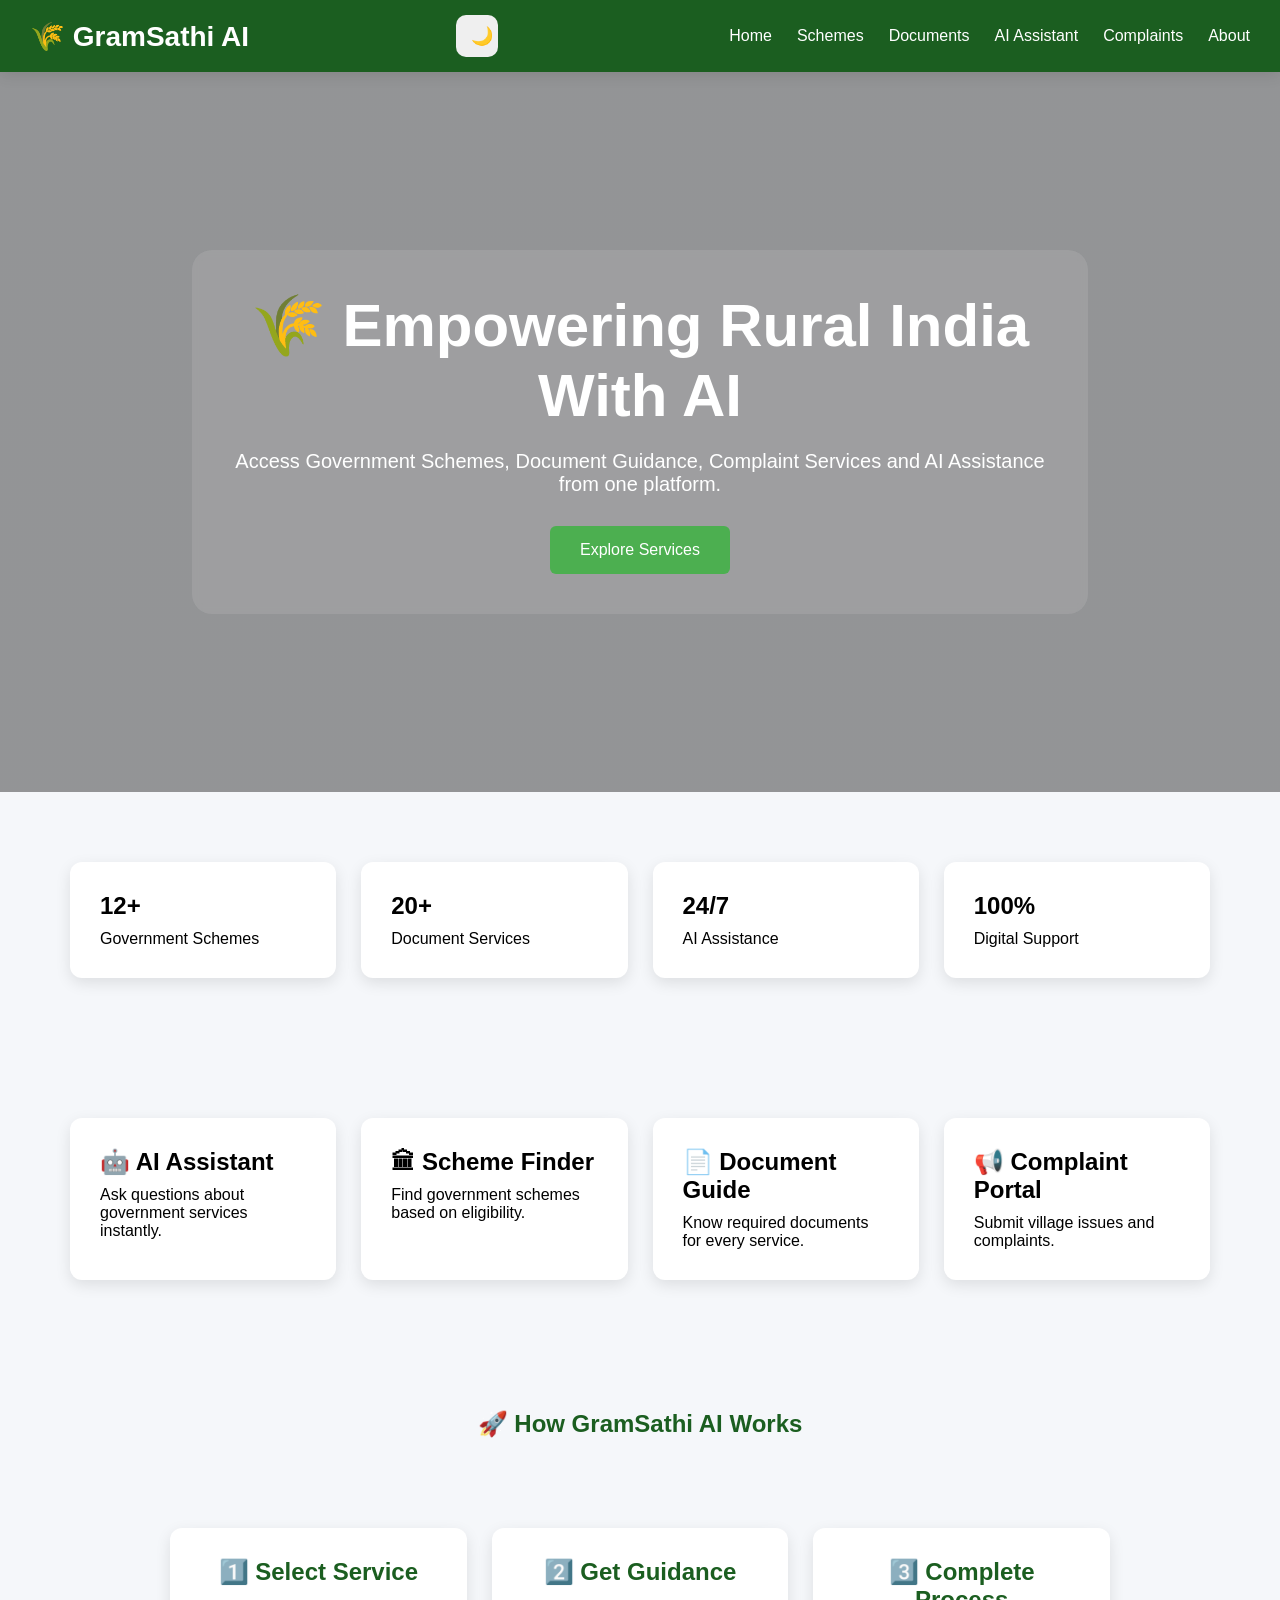
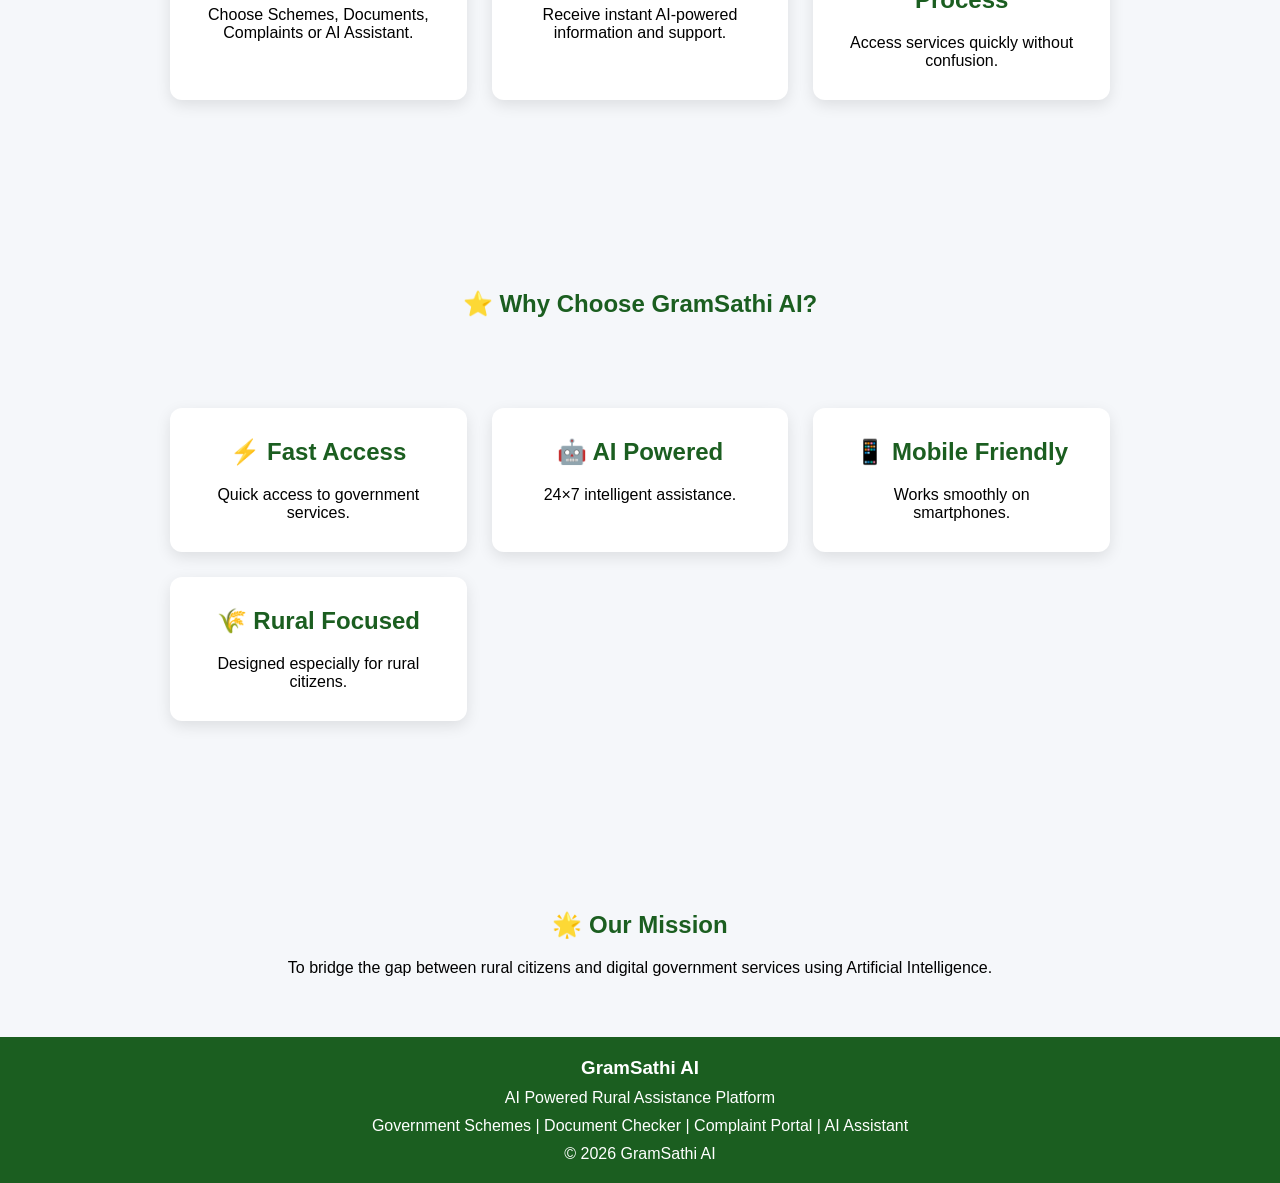
<file: frontend/index.html>
<!DOCTYPE html>
<html lang="en">
<head>
<meta charset="UTF-8">
<meta name="viewport" content="width=device-width, initial-scale=1.0">

<title>GramSathi AI</title>

<link rel="stylesheet" href="css/style.css">
<link rel="stylesheet" href="css/responsive.css">

</head>

<body>

<nav class="navbar">

<button class="menu-toggle" onclick="toggleMenu()">
☰
</button>

<div class="logo">
🌾 GramSathi AI
</div>

<button id="themeBtn" onclick="toggleTheme()">
🌙
</button>

<ul class="nav-links">

<li><a href="index.html">Home</a></li>
<li><a href="schemes.html">Schemes</a></li>
<li><a href="documents.html">Documents</a></li>
<li><a href="chatbot.html">AI Assistant</a></li>
<li><a href="complaints.html">Complaints</a></li>
<li><a href="about.html">About</a></li>

</ul>

</nav>

<section class="hero">

<div class="hero-content">

<h1>
🌾 Empowering Rural India With AI
</h1>

<p>
Access Government Schemes, Document Guidance,
Complaint Services and AI Assistance from one platform.
</p>

<a href="#services" class="btn">
Explore Services
</a>

</div>

</section>

<section class="features">

<div class="card">
<h2>12+</h2>
<p>Government Schemes</p>
</div>

<div class="card">
<h2>20+</h2>
<p>Document Services</p>
</div>

<div class="card">
<h2>24/7</h2>
<p>AI Assistance</p>
</div>

<div class="card">
<h2>100%</h2>
<p>Digital Support</p>
</div>

</section>

<section class="features" id="services">

<div class="card"
onclick="window.location.href='chatbot.html'">

<h2>🤖 AI Assistant</h2>

<p>
Ask questions about government services instantly.
</p>

</div>

<div class="card"
onclick="window.location.href='schemes.html'">

<h2>🏛 Scheme Finder</h2>

<p>
Find government schemes based on eligibility.
</p>

</div>

<div class="card"
onclick="window.location.href='documents.html'">

<h2>📄 Document Guide</h2>

<p>
Know required documents for every service.
</p>

</div>

<div class="card"
onclick="window.location.href='complaints.html'">

<h2>📢 Complaint Portal</h2>

<p>
Submit village issues and complaints.
</p>

</div>

</section>

<section class="about">

<h2>🚀 How GramSathi AI Works</h2>

<div class="features">

<div class="card">
<h2>1️⃣ Select Service</h2>
<p>
Choose Schemes, Documents,
Complaints or AI Assistant.
</p>
</div>

<div class="card">
<h2>2️⃣ Get Guidance</h2>
<p>
Receive instant AI-powered information
and support.
</p>
</div>

<div class="card">
<h2>3️⃣ Complete Process</h2>
<p>
Access services quickly without confusion.
</p>
</div>

</div>

</section>

<section class="about">

<h2>⭐ Why Choose GramSathi AI?</h2>

<div class="features">

<div class="card">
<h2>⚡ Fast Access</h2>
<p>
Quick access to government services.
</p>
</div>

<div class="card">
<h2>🤖 AI Powered</h2>
<p>
24×7 intelligent assistance.
</p>
</div>

<div class="card">
<h2>📱 Mobile Friendly</h2>
<p>
Works smoothly on smartphones.
</p>
</div>

<div class="card">
<h2>🌾 Rural Focused</h2>
<p>
Designed especially for rural citizens.
</p>
</div>

</div>

</section>

<section class="about">

<h2>🌟 Our Mission</h2>

<p>
To bridge the gap between rural citizens and
digital government services using Artificial Intelligence.
</p>

</section>

<footer>

<div class="footer-content">

<h3>GramSathi AI</h3>

<p>
AI Powered Rural Assistance Platform
</p>

<p>
Government Schemes | Document Checker |
Complaint Portal | AI Assistant
</p>

<p>
© 2026 GramSathi AI
</p>

</div>

</footer>

<div class="bottom-nav">

<a href="index.html">
🏠<br>Home
</a>

<a href="schemes.html">
🏛<br>Schemes
</a>

<a href="documents.html">
📄<br>Docs
</a>

<a href="chatbot.html">
🤖<br>AI
</a>

<a href="complaints.html">
📢<br>Complaint
</a>

</div>

<script src="js/theme.js"></script>

</body>
</html>
</file>
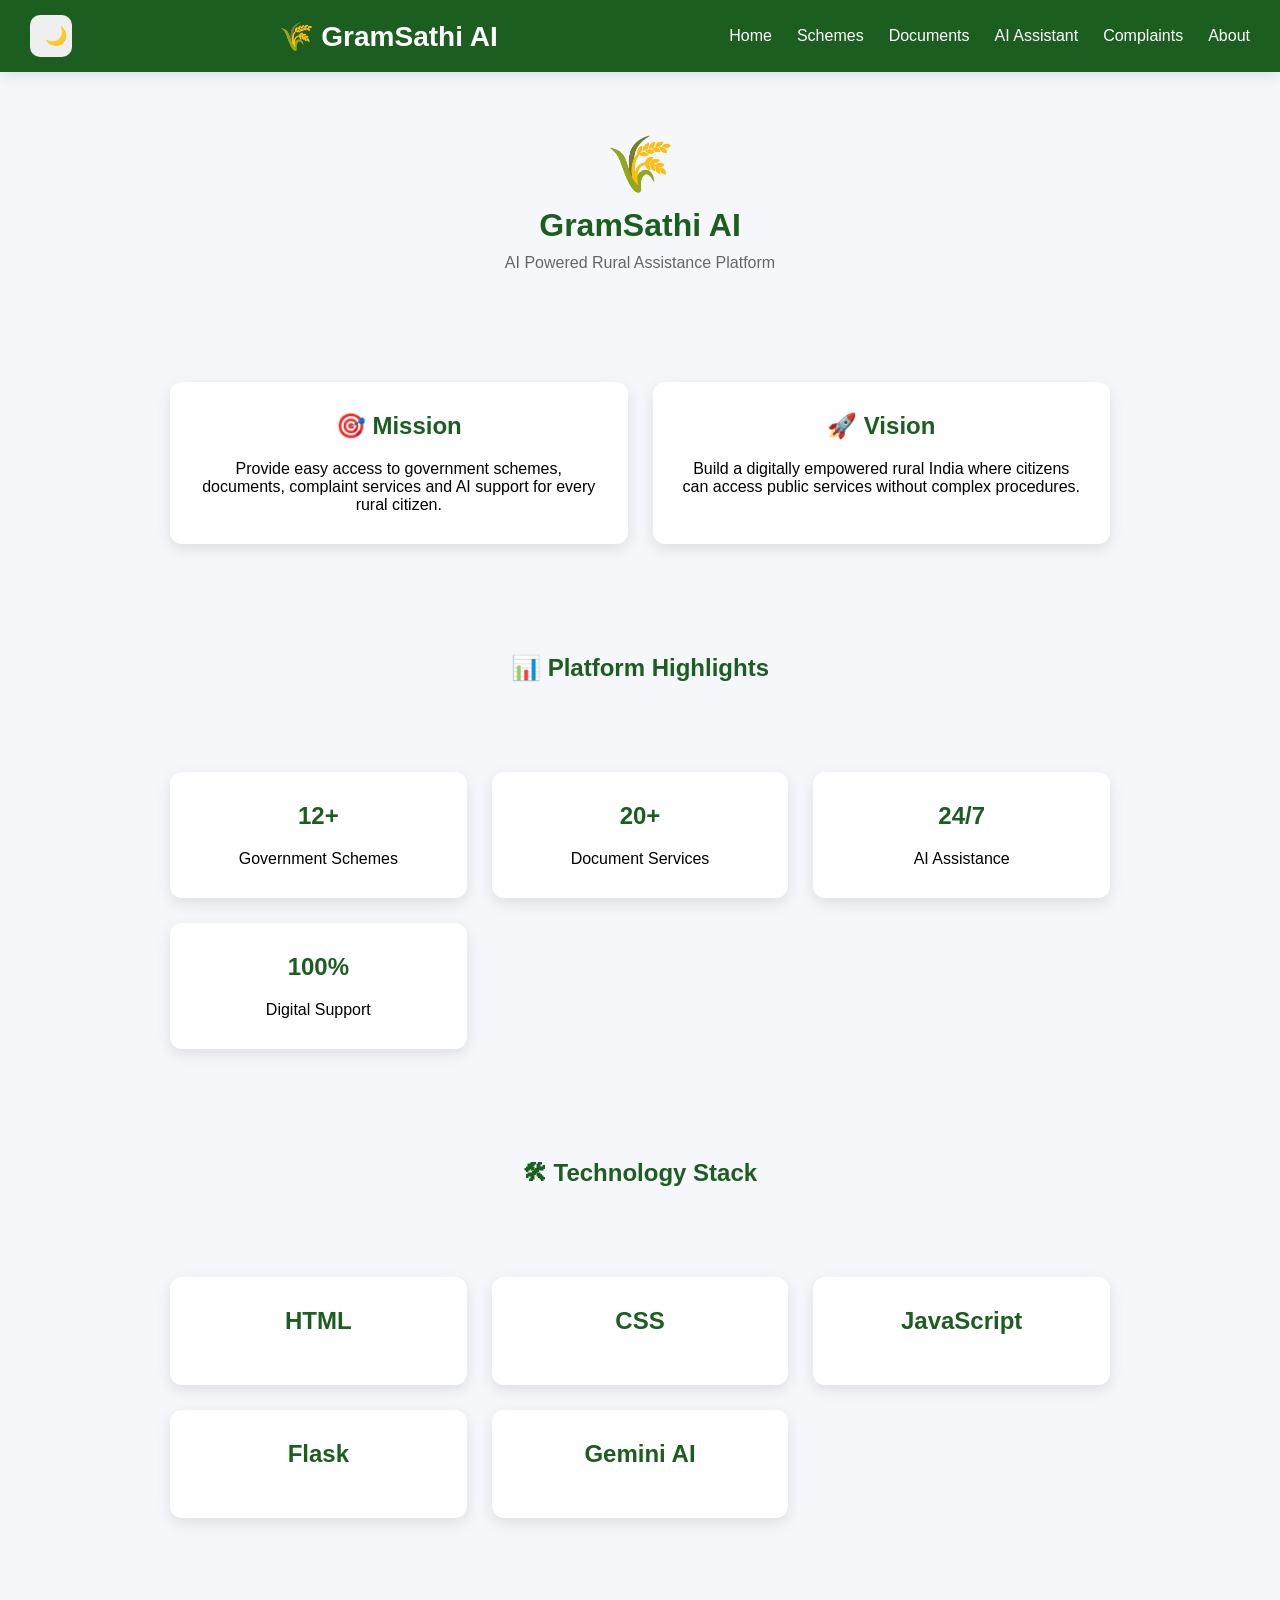
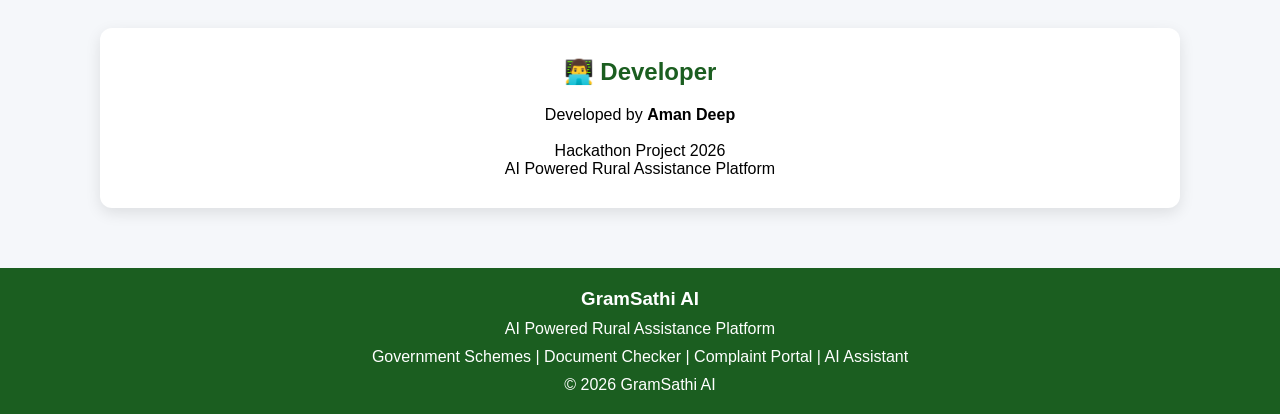
<file: frontend/about.html>
<!DOCTYPE html>
<html lang="en">
<head>
<meta charset="UTF-8">
<meta name="viewport" content="width=device-width, initial-scale=1.0">

<title>About GramSathi AI</title>

<link rel="stylesheet" href="css/style.css">
<link rel="stylesheet" href="css/responsive.css">

<style>
/* moved inline spacing to CSS class to avoid inline style attributes */
.mt-40 { margin-top: 40px; }
</style>

</head>

<body>

<nav class="navbar">

<button id="themeBtn" onclick="toggleTheme()">
🌙
</button>

<div class="logo">
🌾 GramSathi AI
</div>

<ul class="nav-links">

<li><a href="index.html">Home</a></li>
<li><a href="schemes.html">Schemes</a></li>
<li><a href="documents.html">Documents</a></li>
<li><a href="chatbot.html">AI Assistant</a></li>
<li><a href="complaints.html">Complaints</a></li>
<li><a href="about.html">About</a></li>

</ul>

</nav>

<section class="about">

<div class="about-hero">

<div class="about-icon">
🌾
</div>

<h1>
GramSathi AI
</h1>

<p class="about-tagline">
AI Powered Rural Assistance Platform
</p>

</div>

<div class="features">

<div class="card">
<h2>🎯 Mission</h2>
<p>
Provide easy access to government schemes,
documents, complaint services and AI support
for every rural citizen.
</p>
</div>

<div class="card">
<h2>🚀 Vision</h2>
<p>
Build a digitally empowered rural India where
citizens can access public services without
complex procedures.
</p>
</div>

</div>

<h2 class="mt-40">
📊 Platform Highlights
</h2>

<div class="features">

<div class="card">
<h2>12+</h2>
<p>Government Schemes</p>
</div>

<div class="card">
<h2>20+</h2>
<p>Document Services</p>
</div>

<div class="card">
<h2>24/7</h2>
<p>AI Assistance</p>
</div>

<div class="card">
<h2>100%</h2>
<p>Digital Support</p>
</div>

</div>

<h2 class="mt-40">
🛠 Technology Stack
</h2>

<div class="features">

<div class="card">
<h2>HTML</h2>
</div>

<div class="card">
<h2>CSS</h2>
</div>

<div class="card">
<h2>JavaScript</h2>
</div>

<div class="card">
<h2>Flask</h2>
</div>

<div class="card">
<h2>Gemini AI</h2>
</div>

</div>

<div class="card mt-40">

<h2>👨‍💻 Developer</h2>

<p>
Developed by <b>Aman Deep</b>
</p>

<br>

<p>
Hackathon Project 2026
</p>

<p>
AI Powered Rural Assistance Platform
</p>

</div>

</section>

<footer>

<div class="footer-content">

<h3>GramSathi AI</h3>

<p>
AI Powered Rural Assistance Platform
</p>

<p>
Government Schemes | Document Checker |
Complaint Portal | AI Assistant
</p>

<p>
© 2026 GramSathi AI
</p>

</div>

</footer>

<div class="bottom-nav">

<a href="index.html">
🏠<br>Home
</a>

<a href="schemes.html">
🏛<br>Schemes
</a>

<a href="documents.html">
📄<br>Docs
</a>

<a href="chatbot.html">
🤖<br>AI
</a>

<a href="complaints.html">
📢<br>Complaint
</a>

</div>

<script src="js/theme.js"></script>

</body>
</html>
</file>
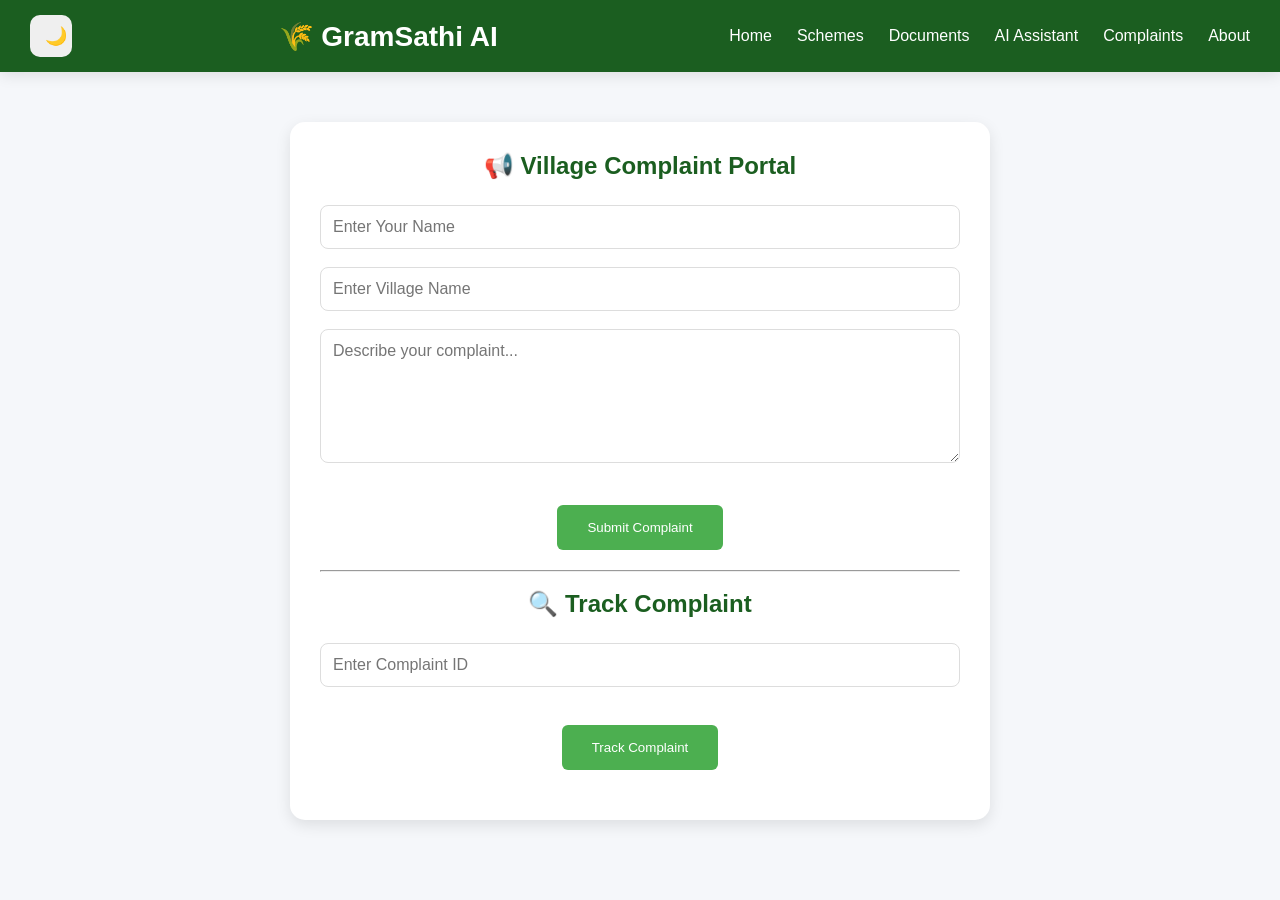
<file: frontend/complaints.html>
<!DOCTYPE html>
<html lang="en">
<head>
<meta charset="UTF-8">
<meta name="viewport" content="width=device-width, initial-scale=1.0">

<title>Complaint Portal</title>

<link rel="stylesheet" href="css/style.css">
<link rel="stylesheet" href="css/responsive.css">

</head>

<body>

<nav class="navbar">

<button id="themeBtn" onclick="toggleTheme()">
🌙
</button>

<div class="logo">
🌾 GramSathi AI
</div>

<ul class="nav-links">

<li><a href="index.html">Home</a></li>
<li><a href="schemes.html">Schemes</a></li>
<li><a href="documents.html">Documents</a></li>
<li><a href="chatbot.html">AI Assistant</a></li>
<li><a href="complaints.html">Complaints</a></li>
<li><a href="about.html">About</a></li>

</ul>

</nav>

<div class="complaint-container">

<h2>📢 Village Complaint Portal</h2>

<input
type="text"
id="name"
placeholder="Enter Your Name"
>

<br><br>

<input
type="text"
id="village"
placeholder="Enter Village Name"
>

<br><br>

<textarea
id="complaint"
placeholder="Describe your complaint..."
rows="6">
</textarea>

<br><br>

<button
class="btn"
onclick="submitComplaint()">
Submit Complaint
</button>

<p id="status"></p>

<hr><br>

<h2>🔍 Track Complaint</h2>

<input
type="text"
id="trackId"
placeholder="Enter Complaint ID"
>

<br><br>

<button
class="btn"
onclick="trackComplaint()">
Track Complaint
</button>

<div id="trackResult"></div>

</div>

<!-- Bottom Navigation -->

<div class="bottom-nav">

<a href="index.html">
🏠<br>Home
</a>

<a href="schemes.html">
🏛<br>Schemes
</a>

<a href="documents.html">
📄<br>Docs
</a>

<a href="chatbot.html">
🤖<br>AI
</a>

<a href="complaints.html">
📢<br>Complaint
</a>

</div>

<script src="js/complaints.js"></script>
<script src="js/theme.js"></script>

</body>
</html>
</file>
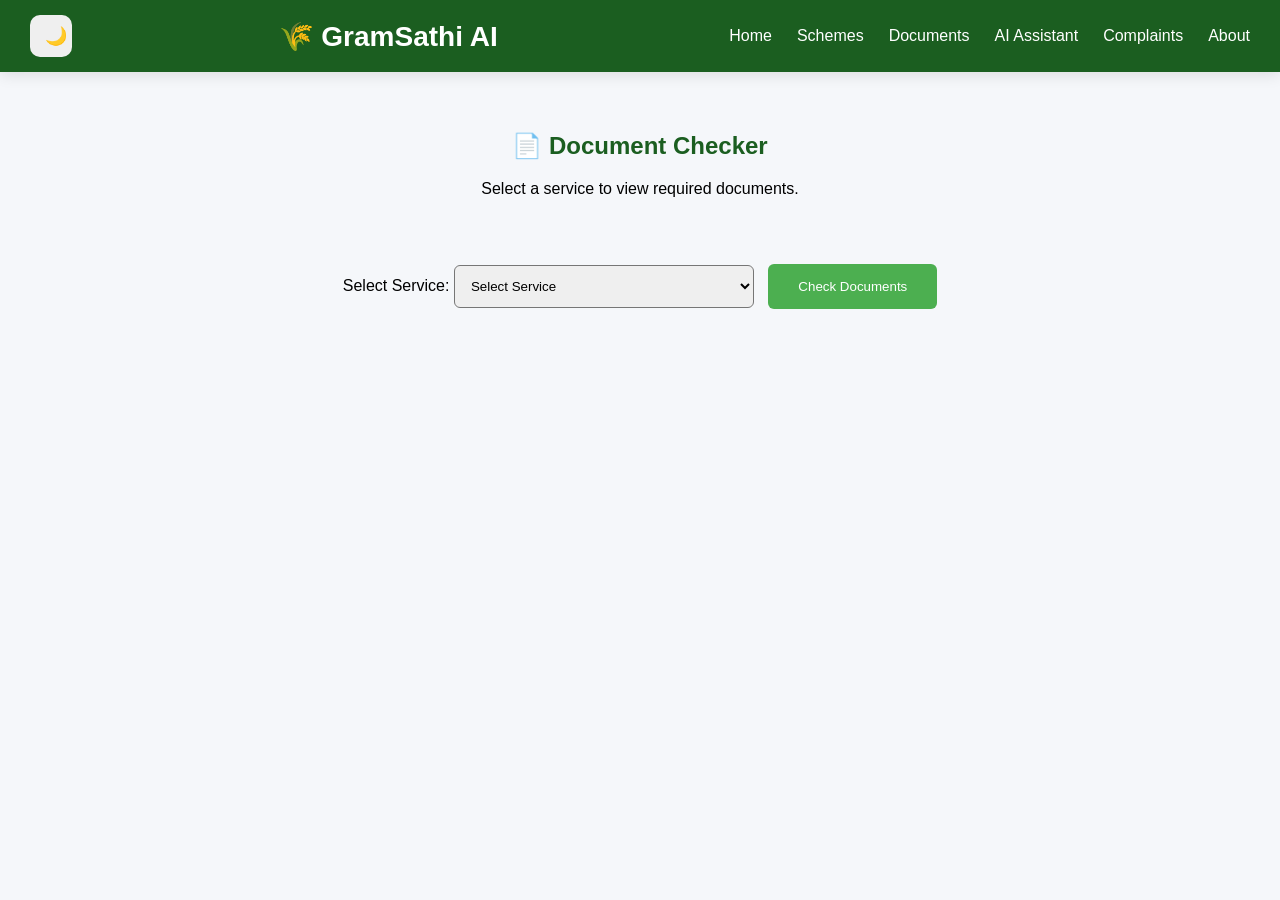
<file: frontend/documents.html>
<!DOCTYPE html>
<html lang="en">
<head>
<meta charset="UTF-8">
<meta name="viewport" content="width=device-width, initial-scale=1.0">

<title>Document Checker</title>

<link rel="stylesheet" href="css/style.css">
<link rel="stylesheet" href="css/responsive.css">

</head>

<body>

<nav class="navbar">

<button id="themeBtn" onclick="toggleTheme()">
🌙
</button>

<div class="logo">
🌾 GramSathi AI
</div>

<ul class="nav-links">
<li><a href="index.html">Home</a></li>
<li><a href="schemes.html">Schemes</a></li>
<li><a href="documents.html">Documents</a></li>
<li><a href="chatbot.html">AI Assistant</a></li>
<li><a href="complaints.html">Complaints</a></li>
<li><a href="about.html">About</a></li>
</ul>

</nav>

<section class="about">

<h2>📄 Document Checker</h2>

<p>
Select a service to view required documents.
</p>

<br><br>

<label for="service">
Select Service:
</label>

<select id="service">

<option value="">
Select Service
</option>

<option value="income">
Income Certificate
</option>

<option value="caste">
Caste Certificate
</option>

<option value="ayushman">
Ayushman Card
</option>

<option value="pan">
PAN Card
</option>

</select>

<button
onclick="showDocuments()"
class="btn">
Check Documents
</button>

</section>

<section
id="documentsResult"
class="features">
</section>

<!-- Bottom Navigation -->

<div class="bottom-nav">

<a href="index.html">
🏠<br>Home
</a>

<a href="schemes.html">
🏛<br>Schemes
</a>

<a href="documents.html">
📄<br>Docs
</a>

<a href="chatbot.html">
🤖<br>AI
</a>

<a href="complaints.html">
📢<br>Complaint
</a>

</div>

<script src="js/documents.js"></script>
<script src="js/theme.js"></script>

</body>
</html>
</file>
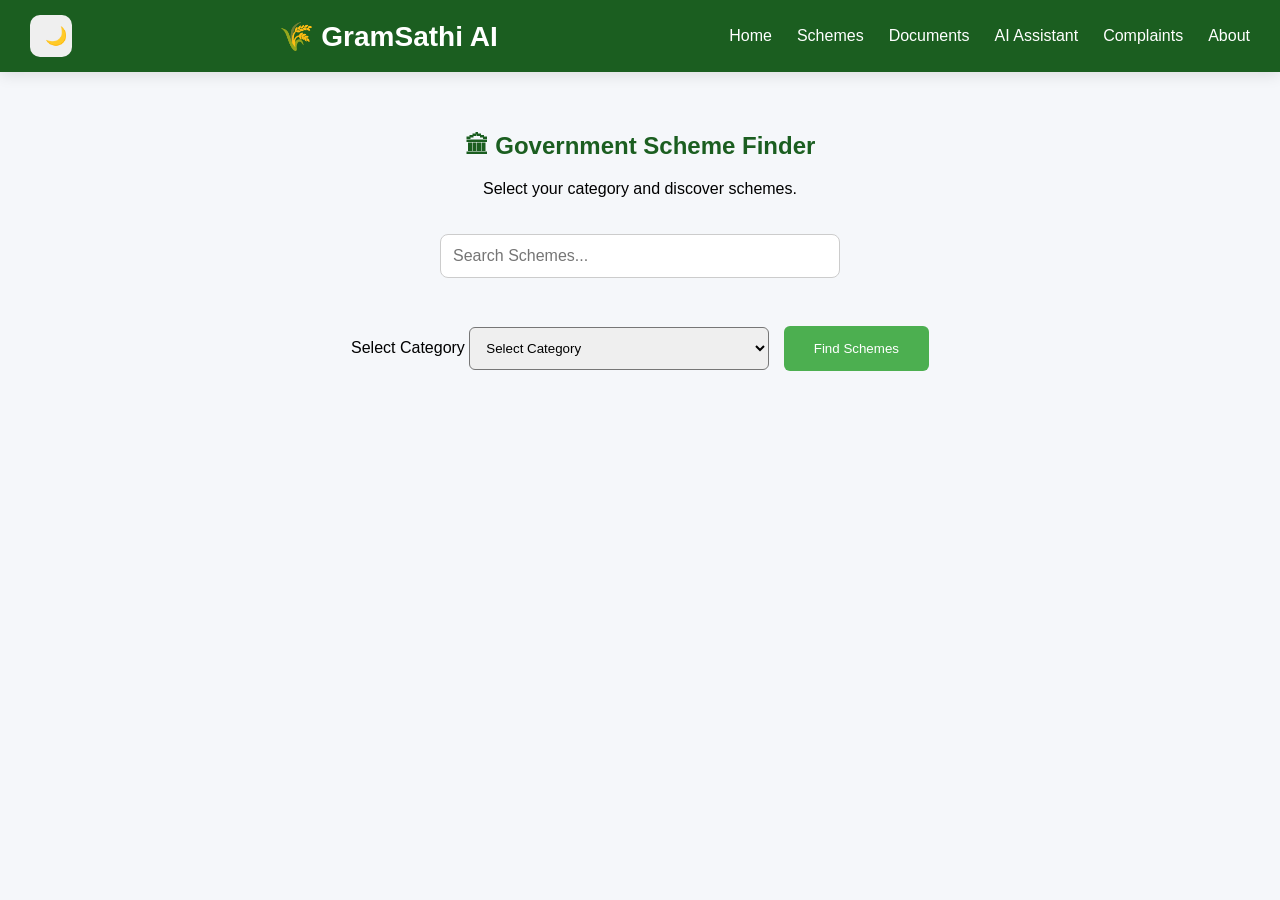
<file: frontend/schemes.html>
<!DOCTYPE html>
<html lang="en">
<head>
<meta charset="UTF-8">
<meta name="viewport" content="width=device-width, initial-scale=1.0">

<title>Scheme Finder - GramSathi AI</title>

<link rel="stylesheet" href="css/style.css">
<link rel="stylesheet" href="css/responsive.css">

</head>

<body>

<nav class="navbar">

<button id="themeBtn" onclick="toggleTheme()">
🌙
</button>

<div class="logo">
🌾 GramSathi AI
</div>

<ul class="nav-links">
<li><a href="index.html">Home</a></li>
<li><a href="schemes.html">Schemes</a></li>
<li><a href="documents.html">Documents</a></li>
<li><a href="chatbot.html">AI Assistant</a></li>
<li><a href="complaints.html">Complaints</a></li>
<li><a href="about.html">About</a></li>
</ul>

</nav>

<section class="about">

<h2>🏛 Government Scheme Finder</h2>

<p>
Select your category and discover schemes.
</p>

<br><br>

<input
type="text"
id="schemeSearch"
placeholder="Search Schemes..."
onkeyup="searchSchemes()"
>

<br><br>

<label for="category">
Select Category
</label>

<select id="category">
<option value="">Select Category</option>
<option value="farmer">Farmer</option>
<option value="student">Student</option>
<option value="women">Women</option>
<option value="senior">Senior Citizen</option>
</select>

<button
onclick="findSchemes()"
class="btn">
Find Schemes
</button>

</section>

<section id="results" class="features">
</section>

<!-- Bottom Navigation -->

<div class="bottom-nav">

<a href="index.html">
🏠<br>Home
</a>

<a href="schemes.html">
🏛<br>Schemes
</a>

<a href="documents.html">
📄<br>Docs
</a>

<a href="chatbot.html">
🤖<br>AI
</a>

<a href="complaints.html">
📢<br>Complaint
</a>

</div>

<script src="js/schemes.js"></script>
<script src="js/theme.js"></script>

</body>
</html>
</file>
<file: frontend/css/style.css>
*{
    margin:0;
    padding:0;
    box-sizing:border-box;
    font-family:Segoe UI,sans-serif;
}

body{
    background:#f5f7fa;
}

/* Navbar */

.navbar{
    display:flex;
    justify-content:space-between;
    align-items:center;

    padding:20px 50px;

    background:#1b5e20;
    color:white;
}

.logo{
    font-size:28px;
    font-weight:bold;
}

.nav-links{
    display:flex;
    list-style:none;
}

.nav-links li{
    margin-left:25px;
}

.nav-links a{
    text-decoration:none;
    color:white;
    font-weight:500;
}

/* Hero */

.hero{
    min-height:80vh;

    display:flex;
    justify-content:center;
    align-items:center;

    text-align:center;

    background:linear-gradient(
      rgba(0,0,0,0.4),
      rgba(0,0,0,0.4)
    ),
    url("https://images.unsplash.com/photo-1506744038136-46273834b3fb");

    background-size:cover;
    background-position:center;

    color:white;
}
.hero-content{

    width:70%;

    background:rgba(255,255,255,0.1);

    padding:40px;

    border-radius:20px;

    /* Support for Safari (iOS/macOS) */
    -webkit-backdrop-filter: blur(5px);
    backdrop-filter: blur(5px);
}

.hero h1{
    font-size:60px;
}

.hero p{
    margin-top:20px;
    font-size:20px;
}

.btn{
    display:inline-block;

    margin-top:30px;

    padding:15px 30px;

    background:#4caf50;

    color:white;

    text-decoration:none;

    border-radius:6px;
}

/* Features */

.features{
    padding:70px;

    display:grid;

    grid-template-columns:
    repeat(auto-fit,minmax(250px,1fr));

    gap:25px;
}

.card{
    background:white;

    padding:30px;

    border-radius:12px;

    box-shadow:0 5px 15px rgba(0,0,0,0.1);

    transition:0.3s;
}

.card:hover{
    transform:translateY(-8px);
}

.card h2{
    margin-bottom:10px;
}

/* About */

.about{
    padding:60px;
    text-align:center;
}

.about h2{
    margin-bottom:20px;
    color:#1b5e20;
}

/* Footer */

footer{
    text-align:center;
    padding:20px;
    background:#1b5e20;
    color:white;
}
select{
    padding:12px;
    width:300px;
    border-radius:6px;
    margin-right:10px;
}

.btn{
    border:none;
    cursor:pointer;
}
.footer-content{
    text-align:center;
}

.footer-content h3{
    margin-bottom:10px;
}

.footer-content p{
    margin-top:10px;
}
.card{

transition:0.3s ease;

cursor:pointer;

}

.card:hover{

transform:translateY(-10px);

box-shadow:0 10px 25px rgba(0,0,0,0.15);

}

.btn{

transition:0.3s ease;

}

.btn:hover{

transform:scale(1.05);

}

.nav-links a{

transition:0.3s ease;

}

.nav-links a:hover{

color:#90ee90;

}
.complaint-container{
    max-width:700px;
    margin:50px auto;
    background:white;
    padding:30px;
    border-radius:15px;
    box-shadow:0 5px 15px rgba(0,0,0,0.1);
}
.complaint-container h2{
    text-align:center;
    color:#1b5e20;
    margin-bottom:25px;
}

.complaint-container input,
.complaint-container textarea{

    width:100%;

    padding:12px;

    border:1px solid #ddd;

    border-radius:8px;

    box-sizing:border-box;

    font-size:16px;
}

.complaint-container .btn{

    display:block;

    margin:20px auto;
}
#status{
    margin-top:15px;
    text-align:center;
    color:#1b5e20;
    font-weight:600;
}
/* Dark Mode */

.dark-mode{
    background:#121212;
    color:white;
}

.dark-mode .chat-container{
    background:#1e1e1e;
    color:white;
}

.dark-mode .chat-box{
    background:#2a2a2a;
}

.dark-mode .bot-message{
    background:#3a3a3a;
    color:white;
}

.dark-mode .navbar{
    background:#111;
}

.dark-mode input{
    background:#2a2a2a;
    color:white;
    border:1px solid #555;
}

.dark-mode textarea{
    background:#2a2a2a;
    color:white;
    border:1px solid #555;
}

#themeBtn{
    padding:10px 15px;
    border:none;
    border-radius:6px;
    cursor:pointer;
}
/* ===== GLOBAL DARK MODE ===== */

.dark-mode{
    background:#121212;
    color:#ffffff;
}

/* Navbar */
.dark-mode .navbar{
    background:#111111;
}

/* Cards */
.dark-mode .card{
    background:#1e1e1e;
    color:white;
}

/* Features Section */
.dark-mode .features{
    background:#121212;
}

/* About Section */
.dark-mode .about{
    background:#121212;
    color:white;
}

.dark-mode .about h2{
    color:#4caf50;
}

/* Complaint Container */
.dark-mode .complaint-container{
    background:#1e1e1e;
    color:white;
}

/* Chat Container */
.dark-mode .chat-container{
    background:#1e1e1e;
    color:white;
}

.dark-mode .chat-box{
    background:#2a2a2a;
}

/* Messages */
.dark-mode .bot-message{
    background:#333333;
    color:white;
}

.dark-mode .user-message{
    background:#4caf50;
    color:white;
}

/* Inputs */
.dark-mode input,
.dark-mode textarea,
.dark-mode select{
    background:#2a2a2a;
    color:white;
    border:1px solid #555;
}

/* Footer */
.dark-mode footer{
    background:#111111;
}

/* Links */
.dark-mode .nav-links a{
    color:white;
}

/* Theme Button */
#themeBtn{
    padding:10px 15px;
    border:none;
    border-radius:6px;
    cursor:pointer;
    font-size:18px;
}
#schemeSearch{

    width:400px;

    padding:12px;

    border-radius:8px;

    border:1px solid #ccc;

    font-size:16px;
}
#schemeSearch{

    width:400px;

    padding:12px;

    border-radius:8px;

    border:1px solid #ccc;

    font-size:16px;
}
.chat-controls{
    display: flex;
    gap: 10px;
    margin-top: 10px;
}

.chat-controls button{
    flex: 1;
}
.menu-toggle{
    display: none;
}
/* ===== MOBILE HEADER FIX ===== */

@media (max-width:768px){

    .navbar{

        position:relative;

        padding:10px 15px;

        flex-direction:column;

        gap:8px;
    }

    .logo{

        font-size:20px;
    }

    #themeBtn{

        position:absolute;

        top:10px;

        right:10px;

        font-size:12px;

        padding:5px 8px;
    }

    .nav-links{

        display:flex;

        flex-wrap:wrap;

        justify-content:center;

        gap:8px;
    }

    .nav-links li{

        margin:0;
    }

    .nav-links a{

        font-size:13px;
    }
}
/* ===== Bottom Navigation ===== */

/* Desktop par hide */
.bottom-nav{
    display:none;
}

/* Sirf Mobile par show */
@media (max-width:768px){

    .bottom-nav{

        position:fixed;

        bottom:0;

        left:0;

        width:100%;

        background:#1b5e20;

        display:flex;

        justify-content:space-around;

        align-items:center;

        padding:10px 0;

        z-index:9999;

        box-shadow:0 -2px 10px rgba(0,0,0,0.2);
    }

    .bottom-nav a{

        color:white;

        text-decoration:none;

        text-align:center;

        font-size:12px;

        font-weight:600;
    }

    body{

        padding-bottom:80px;
    }

}

.dark-mode .bottom-nav{

    background:#111111;
}
/* ===== HAMBURGER MENU FIX ===== */

.menu-toggle{
    display:none;
}

@media (max-width:768px){

    .navbar{
        position:relative;
        padding:12px 15px;
        min-height:60px;
    }

    .logo{
        font-size:20px;
        text-align:center;
    }

    #themeBtn{
        position:absolute;
        right:10px;
        top:10px;
        padding:6px 10px;
        font-size:12px;
    }

    .menu-toggle{
        display:block;
        position:absolute;
        left:10px;
        top:10px;
        background:white;
        border:none;
        border-radius:6px;
        padding:5px 10px;
        font-size:20px;
        cursor:pointer;
    }

    .nav-links{
        display:none !important;
        width:100%;
        margin-top:15px;
    }

    .nav-links.show-menu{
        display:flex !important;
        flex-direction:column;
        align-items:center;
        gap:10px;
    }

    .nav-links li{
        margin:0;
    }
}
.about-tagline{

    font-size:20px;

    color:#666;

    margin-top:10px;

    margin-bottom:30px;

    font-weight:500;
}

.about{

    max-width:1200px;

    margin:auto;
}

.about .card{

    text-align:center;
}

.about .card h2{

    color:#1b5e20;
}

.dark-mode .about-tagline{

    color:#cccccc;
}
.about-hero{

    text-align:center;

    margin-bottom:40px;
}

.about-icon{

    font-size:55px;

    margin-bottom:10px;
}

.about-hero h1{

    font-size:32px;

    color:#1b5e20;

    margin-bottom:10px;
}

.about-tagline{

    font-size:16px;

    color:#666;

    font-weight:500;

    max-width:300px;

    margin:auto;
}

.dark-mode .about-tagline{

    color:#cccccc;
}

@media (max-width:768px){

    .about-hero h1{

        font-size:28px;
    }

    .about-icon{

        font-size:45px;
    }

}
/* ===== FINAL NAVBAR OVERRIDE ===== */

.navbar{
    background:#1b5e20 !important;
    color:white;

    display:flex !important;
    justify-content:space-between !important;
    align-items:center !important;

    padding:15px 30px !important;

    position:sticky;
    top:0;
    z-index:1000;

    box-shadow:0 2px 15px rgba(0,0,0,0.12);
}

.logo{
    font-size:28px !important;
    font-weight:700 !important;
}

#themeBtn{

    width:42px !important;
    height:42px !important;

    border:none !important;
    border-radius:10px !important;

    font-size:18px !important;

    cursor:pointer;
}

@media (max-width:768px){

    .logo{
        font-size:20px !important;
    }

    #themeBtn{
        width:36px !important;
        height:36px !important;
        font-size:14px !important;
    }

}
</file>
<file: frontend/css/responsive.css>
@media (max-width:768px){

    .hero h1{
        font-size:36px;
    }

    .hero-content{
        width:92%;
        padding:25px;
    }

    .features{
        grid-template-columns:1fr;
        padding:20px;
    }

    .complaint-container{
        width:95%;
        padding:20px;
    }

    #schemeSearch,
    #category,
    .btn,
    select{
        width:100%;
        max-width:100%;
    }

}
</file>
